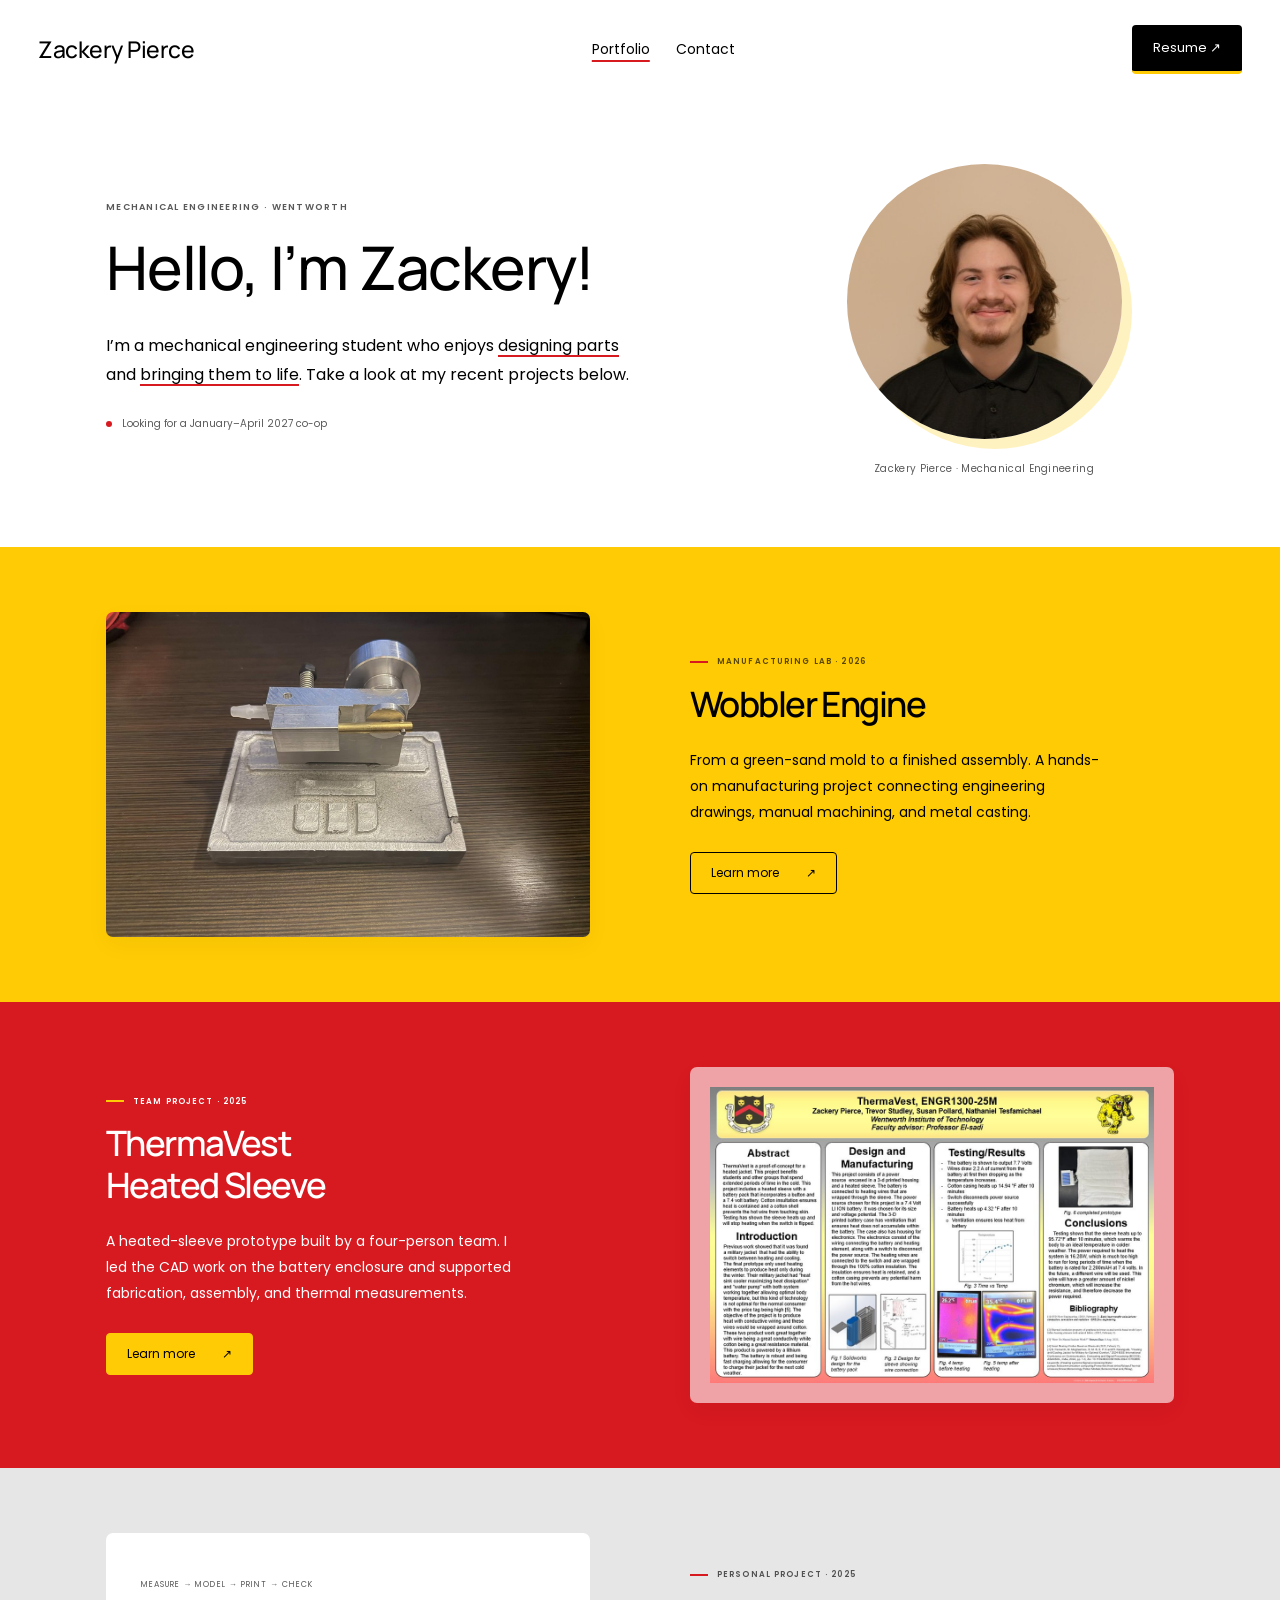
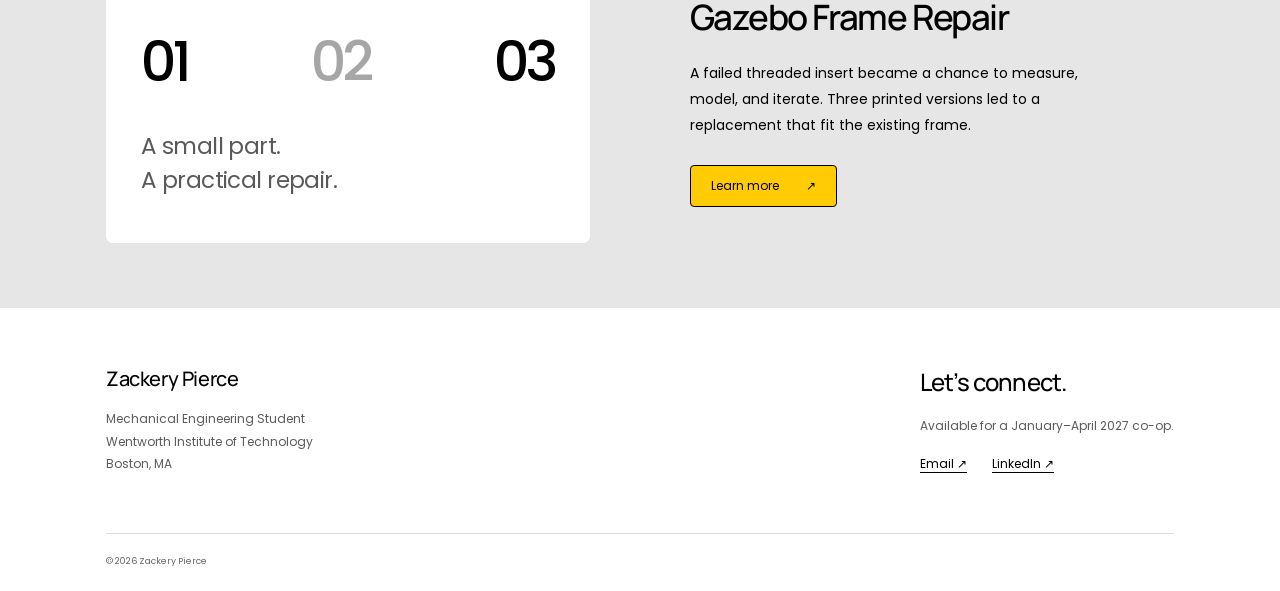
<file: index.html>
<!doctype html><html lang="en"><head><meta charset="utf-8"><meta name="viewport" content="width=device-width,initial-scale=1"><title>Portfolio | Zackery Pierce</title><meta name="description" content="Mechanical engineering portfolio: design, manufacturing, prototyping, and testing projects by Wentworth student Zackery Pierce."><meta name="theme-color" content="#ffcb05"><link rel="stylesheet" href="style.css"></head><body><a class="skip" href="#main">Skip to content</a><header class="site-header"><a class="name" href="index.html">Zackery Pierce</a><nav aria-label="Main navigation"><a href="index.html#projects" aria-current="page">Portfolio</a><a href="index.html#contact">Contact</a></nav><a class="resume-button" href="assets/zackery-pierce-resume.pdf" target="_blank" rel="noopener">Resume ↗</a></header><main id="main"><section class="hero content"><div><p class="eyebrow">MECHANICAL ENGINEERING · WENTWORTH</p><h1>Hello, I’m Zackery!</h1><p class="hero-description">I’m a mechanical engineering student who enjoys <span>designing parts</span> and <span>bringing them to life</span>. Take a look at my recent projects below.</p><p class="co-op"><span></span> Looking for a January–April 2027 co-op</p></div><figure class="hero-photo"><img src="assets/Headshot.jpg" alt="Zackery Pierce" fetchpriority="high"><figcaption>Zackery Pierce · Mechanical Engineering</figcaption></figure></section>
<section id="projects" aria-label="Portfolio projects">
<article class="project-band gold"><div class="content project-row"><a class="project-photo" href="wobbler.html"><img src="assets/IMG_5330.jpg" alt="Completed Wobbler engine mounted on its cast base" loading="lazy"></a><div class="project-copy"><p class="eyebrow">MANUFACTURING LAB · 2026</p><h2>Wobbler Engine</h2><p>From a green-sand mold to a finished assembly. A hands-on manufacturing project connecting engineering drawings, manual machining, and metal casting.</p><a class="learn-more" href="wobbler.html">Learn more <span>↗</span></a></div></div></article>
<article class="project-band cream"><div class="content project-row reverse"><a class="project-photo poster-photo" href="thermavest.html"><img src="assets/thermavest.png" alt="ThermaVest team poster showing the heated sleeve design and thermal measurements" loading="lazy"></a><div class="project-copy"><p class="eyebrow">TEAM PROJECT · 2025</p><h2>ThermaVest<br>Heated Sleeve</h2><p>A heated-sleeve prototype built by a four-person team. I led the CAD work on the battery enclosure and supported fabrication, assembly, and thermal measurements.</p><a class="learn-more" href="thermavest.html">Learn more <span>↗</span></a></div></div></article>
<article class="project-band stone"><div class="content project-row"><div class="iteration-art" aria-label="Three iterations of a replacement part"><p>MEASURE → MODEL → PRINT → CHECK</p><div aria-hidden="true">01 <span>02</span> 03</div><p class="iteration-note">A small part.<br>A practical repair.</p></div><div class="project-copy"><p class="eyebrow">PERSONAL PROJECT · 2025</p><h2>Gazebo Frame Repair</h2><p>A failed threaded insert became a chance to measure, model, and iterate. Three printed versions led to a replacement that fit the existing frame.</p><a class="learn-more" href="gazebo.html">Learn more <span>↗</span></a></div></div></article></section></main><footer id="contact"><div class="footer-inner"><div><a class="footer-name" href="index.html">Zackery Pierce</a><p>Mechanical Engineering Student<br>Wentworth Institute of Technology<br>Boston, MA</p></div><div><h2>Let’s connect.</h2><p>Available for a January–April 2027 co-op.</p><a href="mailto:zackerypierce129@gmail.com">Email ↗</a><a href="https://www.linkedin.com/in/zackery-pierce" target="_blank" rel="noopener">LinkedIn ↗</a></div></div><div class="copyright">© 2026 Zackery Pierce</div></footer></body></html>
</file>
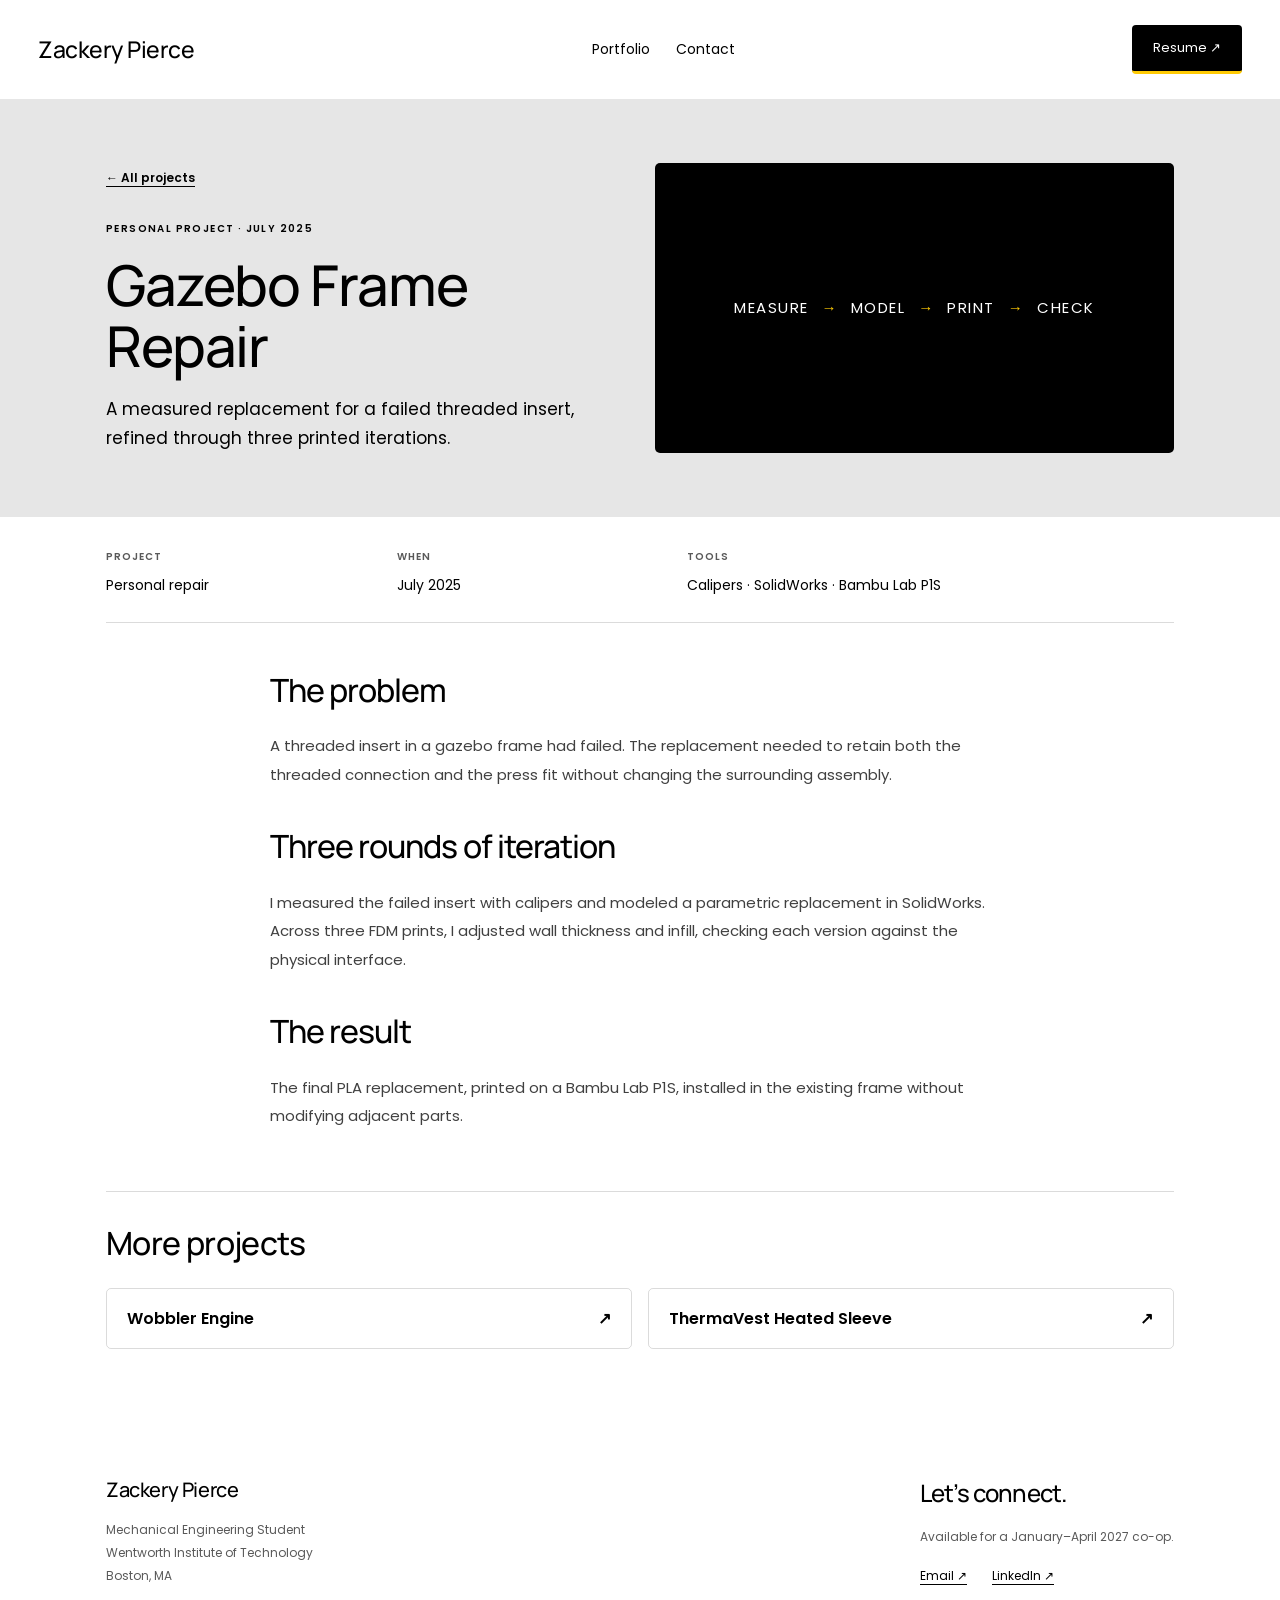
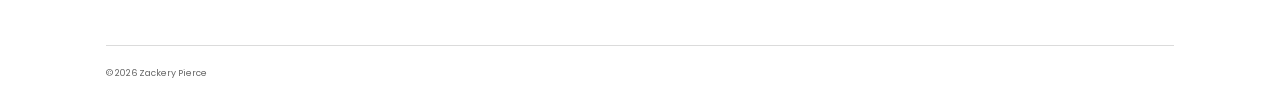
<file: gazebo.html>
<!doctype html><html lang="en"><head><meta charset="utf-8"><meta name="viewport" content="width=device-width,initial-scale=1"><title>Gazebo Frame Repair | Zackery Pierce</title><meta name="description" content="Gazebo Frame Repair — a mechanical engineering project by Zackery Pierce."><meta name="theme-color" content="#ffcb05"><link rel="stylesheet" href="style.css"></head><body><a class="skip" href="#main">Skip to content</a><header class="site-header"><a class="name" href="index.html">Zackery Pierce</a><nav aria-label="Main navigation"><a href="index.html#projects">Portfolio</a><a href="index.html#contact">Contact</a></nav><a class="resume-button" href="assets/zackery-pierce-resume.pdf" target="_blank" rel="noopener">Resume ↗</a></header><main id="main" class="detail detail-gray">
  <section class="detail-hero" aria-labelledby="project-title">
    <div class="content detail-hero-inner">
      <div class="detail-intro">
        <a class="back" href="index.html#projects">← All projects</a><div class="detail-heading"><p class="eyebrow">PERSONAL PROJECT · JULY 2025</p><h1 id="project-title">Gazebo Frame Repair</h1><p>A measured replacement for a failed threaded insert, refined through three printed iterations.</p></div>
      </div>
      <div class="detail-media">
        <div class="repair-cover"><span>MEASURE</span><span>→</span><span>MODEL</span><span>→</span><span>PRINT</span><span>→</span><span>CHECK</span></div>
      </div>
    </div>
  </section>
  <div class="content detail-content">
    <div class="facts"><div><span>PROJECT</span><p>Personal repair</p></div><div><span>WHEN</span><p>July 2025</p></div><div><span>TOOLS</span><p>Calipers · SolidWorks · Bambu Lab P1S</p></div></div><section class="detail-text"><h2>The problem</h2><p>A threaded insert in a gazebo frame had failed. The replacement needed to retain both the threaded connection and the press fit without changing the surrounding assembly.</p><h2>Three rounds of iteration</h2><p>I measured the failed insert with calipers and modeled a parametric replacement in SolidWorks. Across three FDM prints, I adjusted wall thickness and infill, checking each version against the physical interface.</p><h2>The result</h2><p>The final PLA replacement, printed on a Bambu Lab P1S, installed in the existing frame without modifying adjacent parts.</p></section>
    <nav class="detail-project-links" aria-label="More projects">
      <h2>More projects</h2>
      <div class="detail-project-grid">
        <a href="wobbler.html"><span>Wobbler Engine</span><span aria-hidden="true">↗</span></a>
        <a href="thermavest.html"><span>ThermaVest Heated Sleeve</span><span aria-hidden="true">↗</span></a>
      </div>
    </nav>
  </div>
</main><footer id="contact"><div class="footer-inner"><div><a class="footer-name" href="index.html">Zackery Pierce</a><p>Mechanical Engineering Student<br>Wentworth Institute of Technology<br>Boston, MA</p></div><div><h2>Let’s connect.</h2><p>Available for a January–April 2027 co-op.</p><a href="mailto:zackerypierce129@gmail.com">Email ↗</a><a href="https://www.linkedin.com/in/zackery-pierce" target="_blank" rel="noopener">LinkedIn ↗</a></div></div><div class="copyright">© 2026 Zackery Pierce</div></footer>

</body></html>
</file>
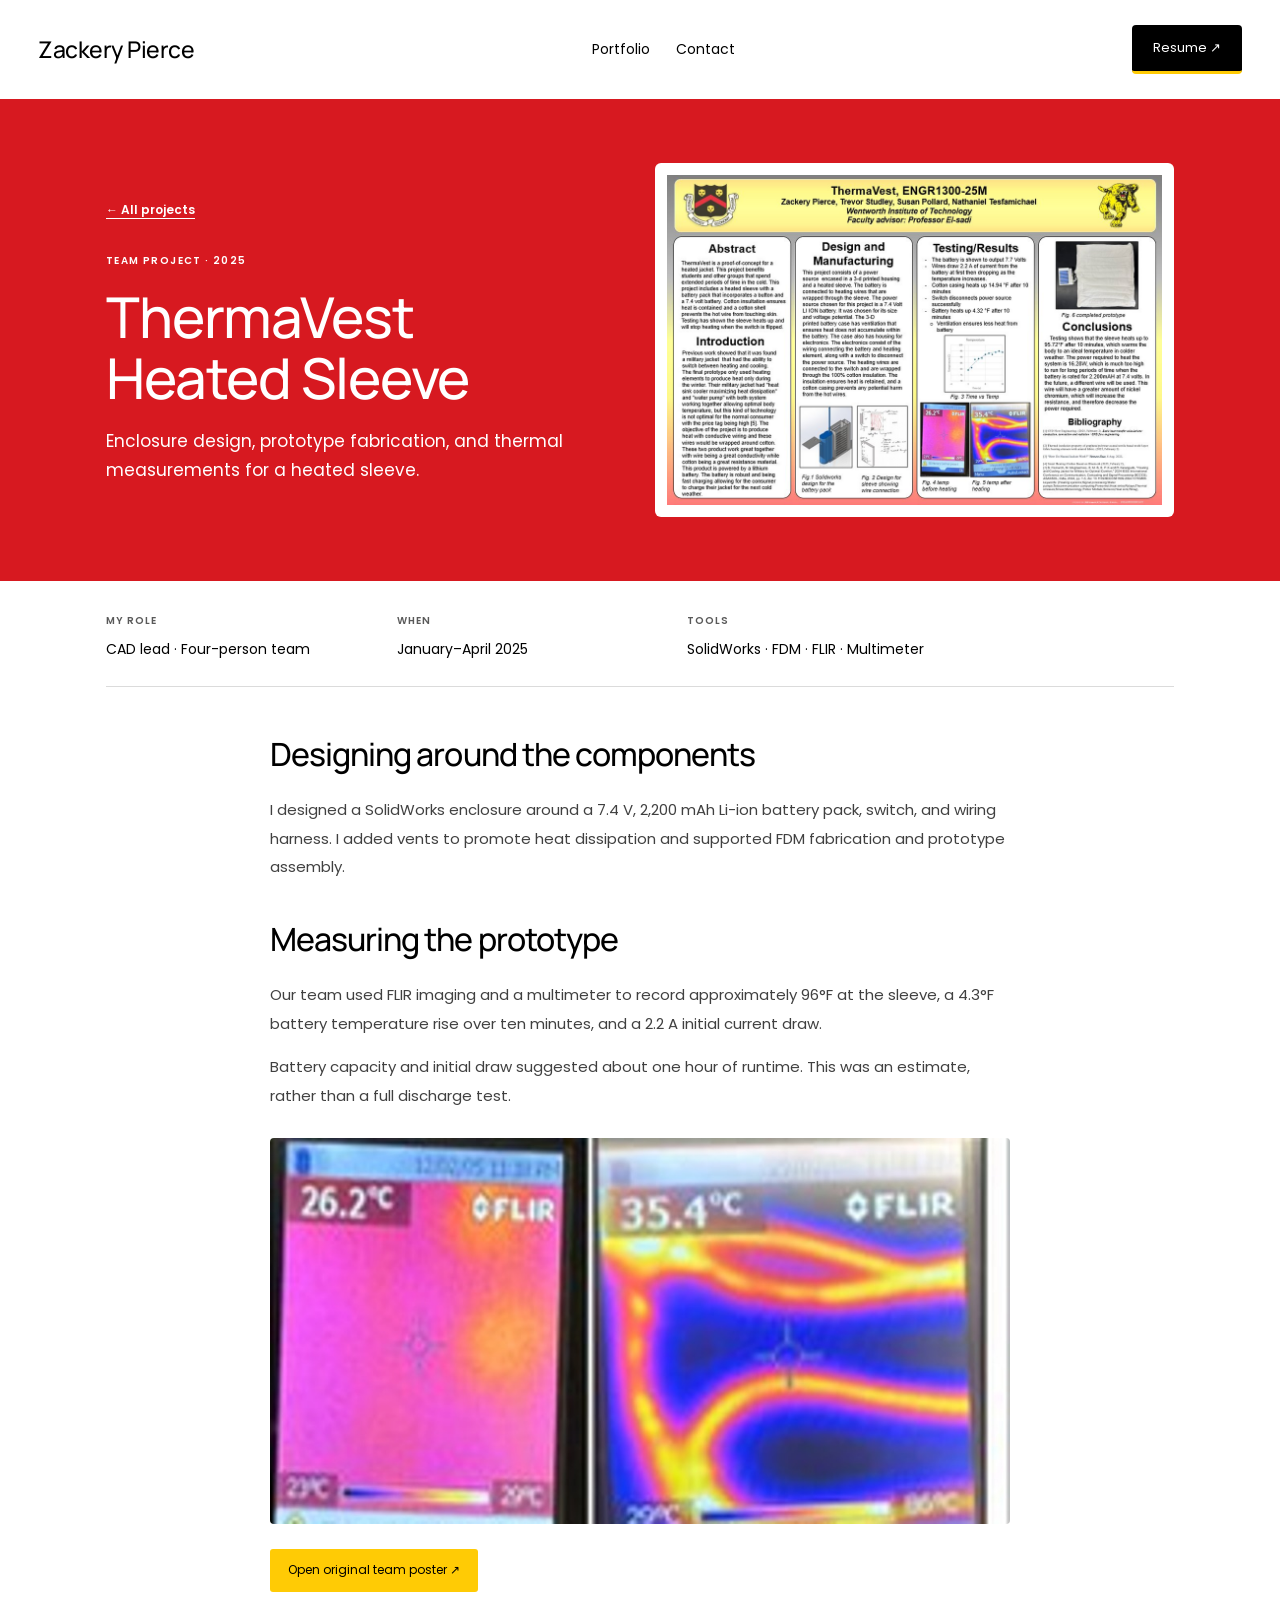
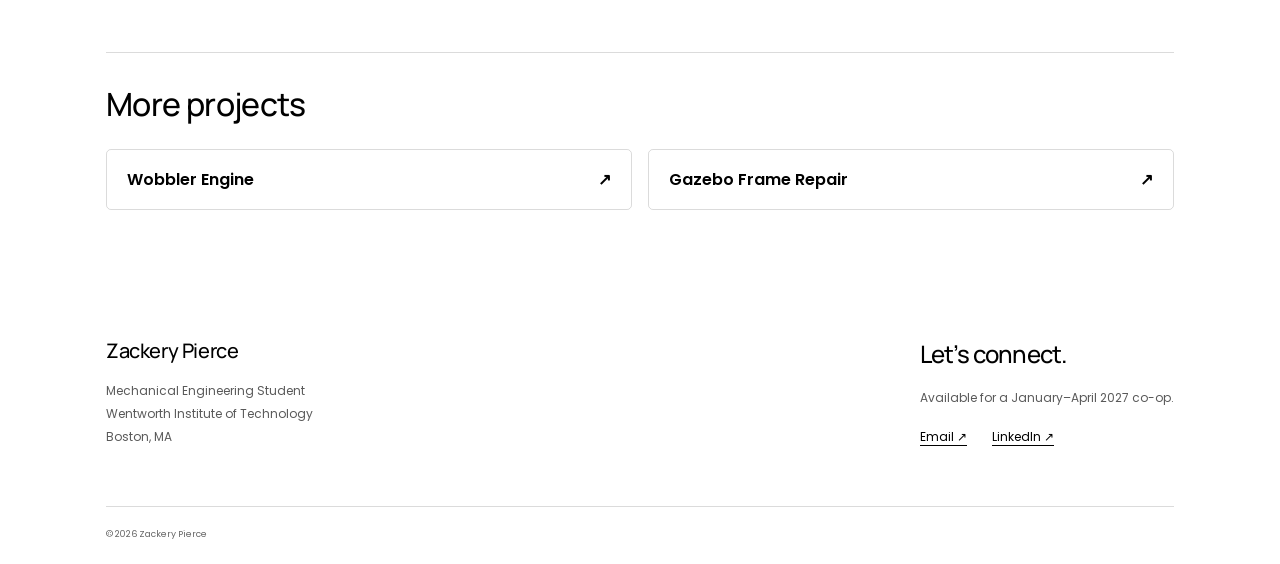
<file: thermavest.html>
<!doctype html><html lang="en"><head><meta charset="utf-8"><meta name="viewport" content="width=device-width,initial-scale=1"><title>ThermaVest Heated Sleeve | Zackery Pierce</title><meta name="description" content="ThermaVest Heated Sleeve — a mechanical engineering project by Zackery Pierce."><meta name="theme-color" content="#ffcb05"><link rel="stylesheet" href="style.css"></head><body><a class="skip" href="#main">Skip to content</a><header class="site-header"><a class="name" href="index.html">Zackery Pierce</a><nav aria-label="Main navigation"><a href="index.html#projects">Portfolio</a><a href="index.html#contact">Contact</a></nav><a class="resume-button" href="assets/zackery-pierce-resume.pdf" target="_blank" rel="noopener">Resume ↗</a></header><main id="main" class="detail detail-red">
  <section class="detail-hero" aria-labelledby="project-title">
    <div class="content detail-hero-inner">
      <div class="detail-intro">
        <a class="back" href="index.html#projects">← All projects</a><div class="detail-heading"><p class="eyebrow">TEAM PROJECT · 2025</p><h1 id="project-title">ThermaVest Heated Sleeve</h1><p>Enclosure design, prototype fabrication, and thermal measurements for a heated sleeve.</p></div>
      </div>
      <div class="detail-media">
        <button class="poster-cover" data-open="poster-dialog" aria-label="Open full ThermaVest project poster"><img src="assets/thermavest.png" alt="Original ThermaVest team poster with CAD design, prototype, and test results"></button>
      </div>
    </div>
  </section>
  <div class="content detail-content">
    <div class="facts"><div><span>MY ROLE</span><p>CAD lead · Four-person team</p></div><div><span>WHEN</span><p>January–April 2025</p></div><div><span>TOOLS</span><p>SolidWorks · FDM · FLIR · Multimeter</p></div></div><section class="detail-text"><h2>Designing around the components</h2><p>I designed a SolidWorks enclosure around a 7.4 V, 2,200 mAh Li-ion battery pack, switch, and wiring harness. I added vents to promote heat dissipation and supported FDM fabrication and prototype assembly.</p><h2>Measuring the prototype</h2><p>Our team used FLIR imaging and a multimeter to record approximately 96°F at the sleeve, a 4.3°F battery temperature rise over ten minutes, and a 2.2 A initial current draw.</p><p>Battery capacity and initial draw suggested about one hour of runtime. This was an estimate, rather than a full discharge test.</p><img class="thermal-detail" src="assets/thermal-testing.jpg" alt="FLIR thermal images of the battery and sleeve from the team poster" loading="lazy"><div class="detail-actions"><button data-open="poster-dialog">Open original team poster ↗</button></div></section>
    <nav class="detail-project-links" aria-label="More projects">
      <h2>More projects</h2>
      <div class="detail-project-grid">
        <a href="wobbler.html"><span>Wobbler Engine</span><span aria-hidden="true">↗</span></a>
        <a href="gazebo.html"><span>Gazebo Frame Repair</span><span aria-hidden="true">↗</span></a>
      </div>
    </nav>
  </div>
</main><footer id="contact"><div class="footer-inner"><div><a class="footer-name" href="index.html">Zackery Pierce</a><p>Mechanical Engineering Student<br>Wentworth Institute of Technology<br>Boston, MA</p></div><div><h2>Let’s connect.</h2><p>Available for a January–April 2027 co-op.</p><a href="mailto:zackerypierce129@gmail.com">Email ↗</a><a href="https://www.linkedin.com/in/zackery-pierce" target="_blank" rel="noopener">LinkedIn ↗</a></div></div><div class="copyright">© 2026 Zackery Pierce</div></footer>
<dialog id="poster-dialog"><div class="dialog-head"><h2>ThermaVest · Team project poster</h2><button class="close" aria-label="Close project poster">×</button></div><img src="assets/thermavest.png" alt="Original ThermaVest team poster: abstract, design and manufacturing, testing, thermal images, and conclusions"><p>Original team poster · Wentworth Institute of Technology · ENGR1300</p><a class="text-link" href="assets/thermavest.png" target="_blank" rel="noopener">Open full-size poster ↗</a></dialog>
<script src="script.js"></script></body></html>
</file>
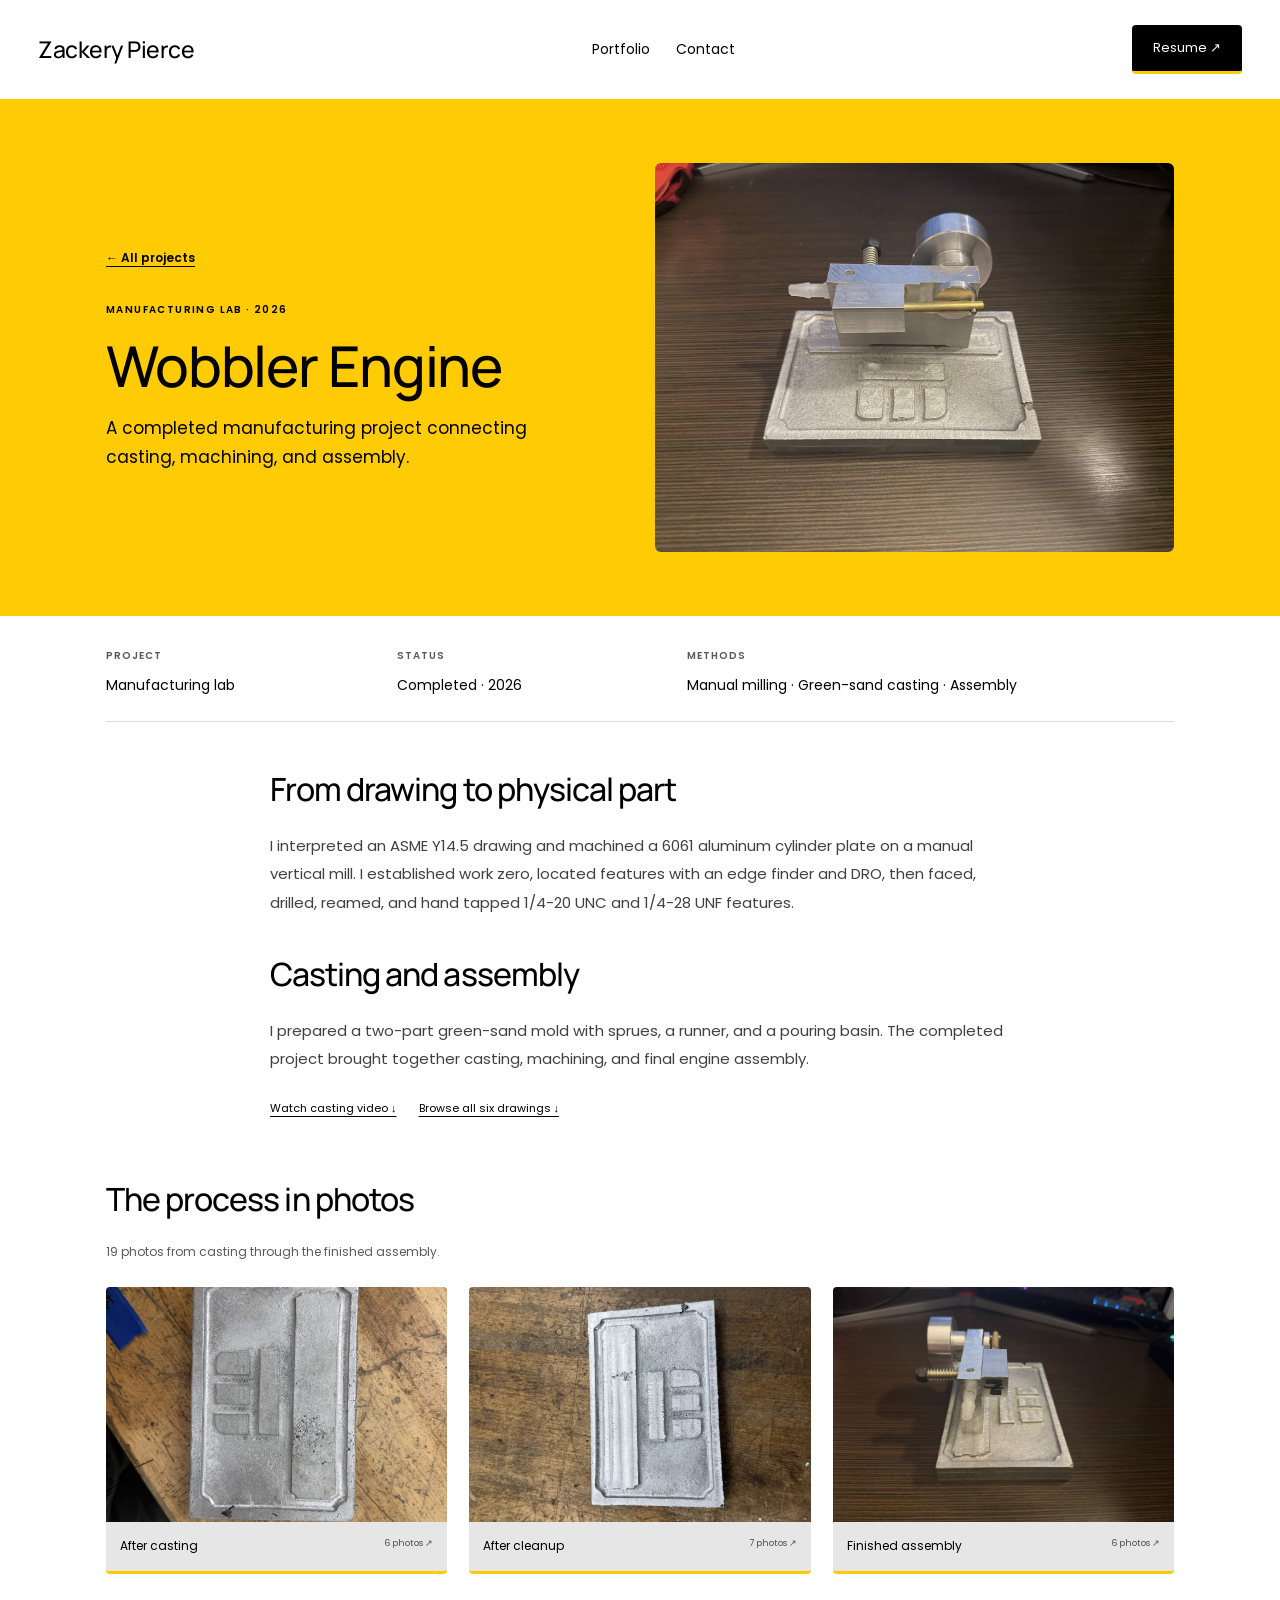
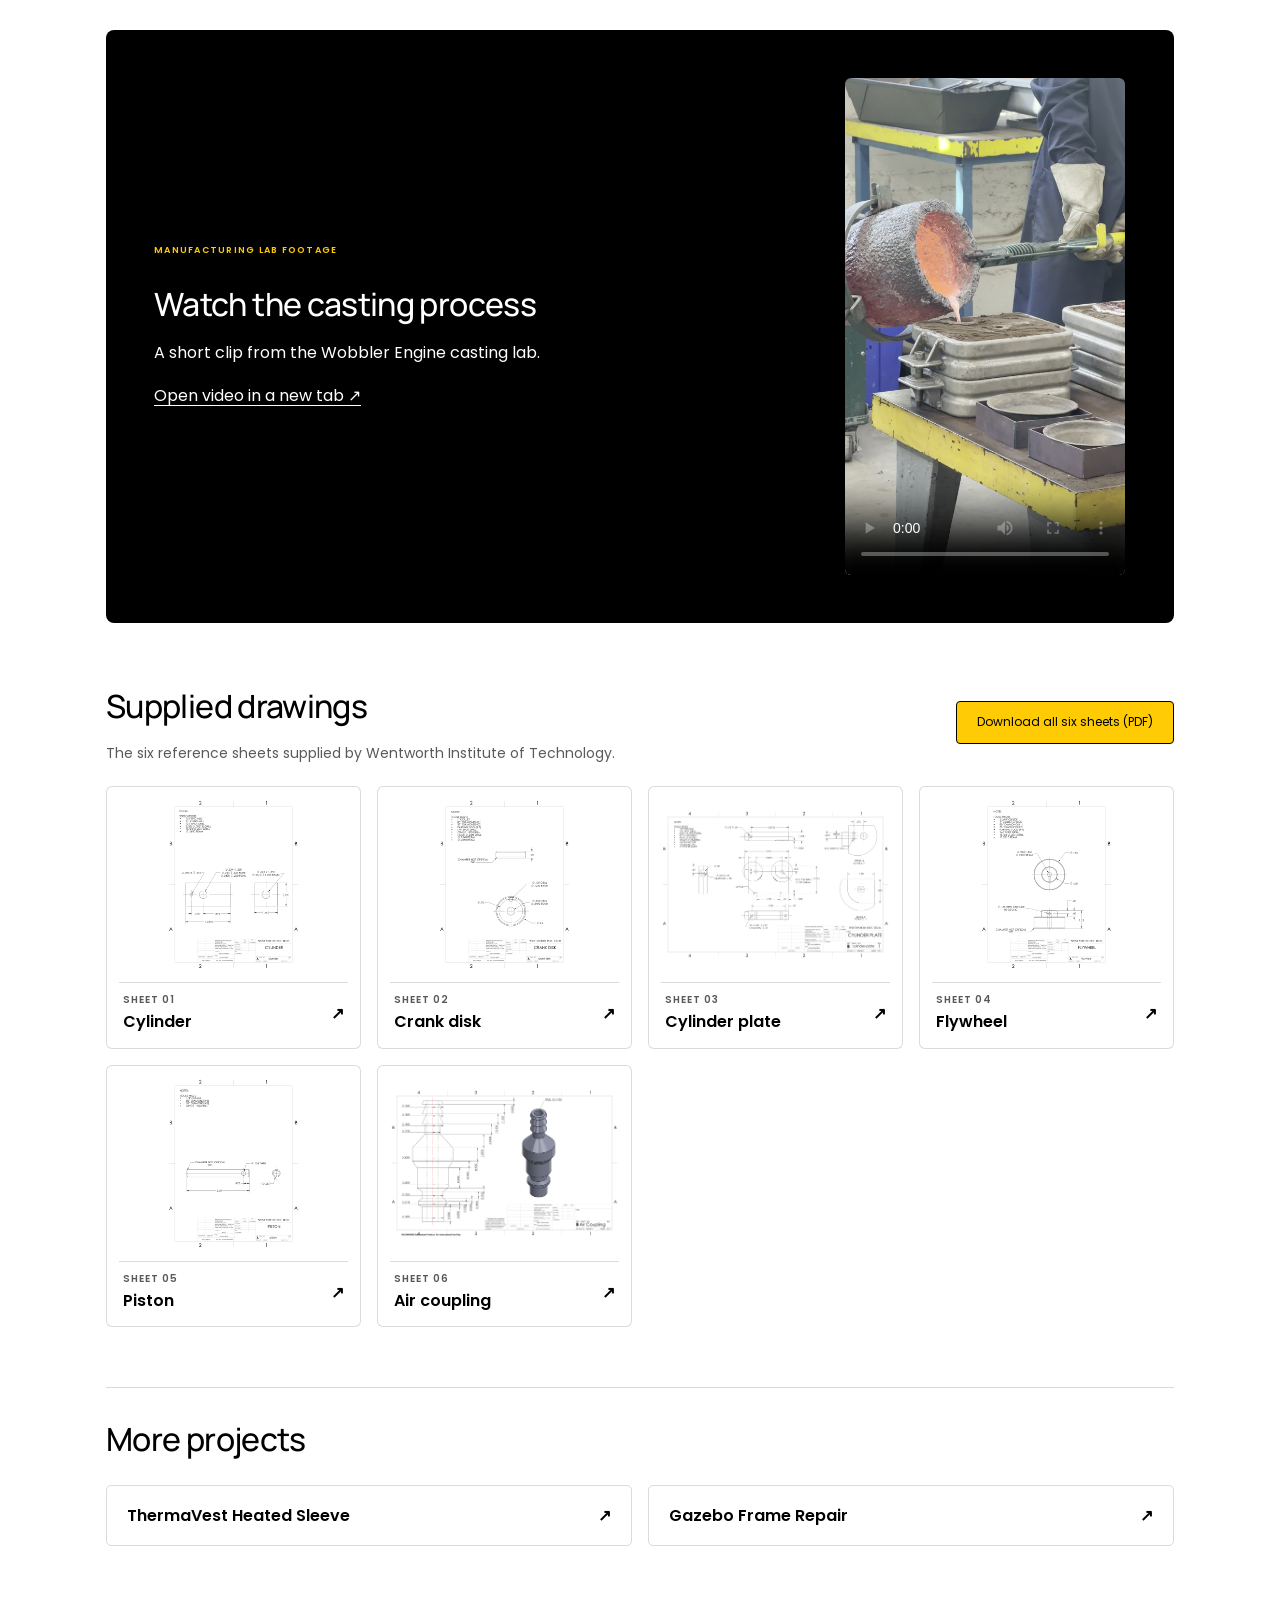
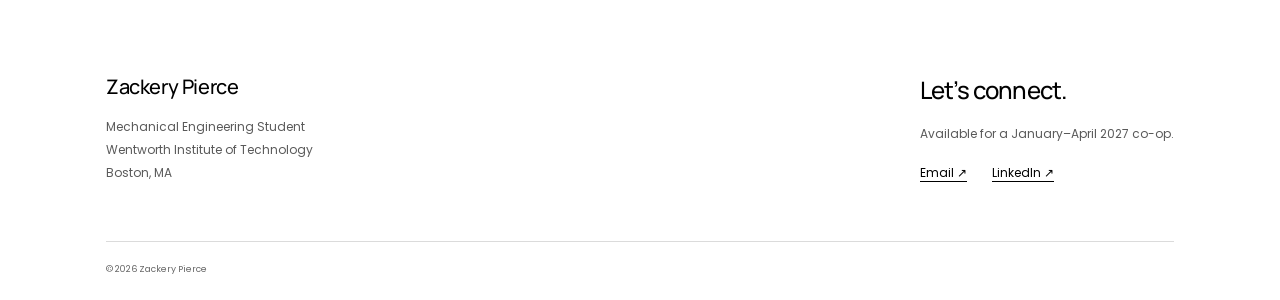
<file: wobbler.html>
<!doctype html><html lang="en"><head><meta charset="utf-8"><meta name="viewport" content="width=device-width,initial-scale=1"><title>Wobbler Engine | Zackery Pierce</title><meta name="description" content="Wobbler Engine — a mechanical engineering project by Zackery Pierce."><meta name="theme-color" content="#ffcb05"><link rel="stylesheet" href="style.css"></head><body><a class="skip" href="#main">Skip to content</a><header class="site-header"><a class="name" href="index.html">Zackery Pierce</a><nav aria-label="Main navigation"><a href="index.html#projects">Portfolio</a><a href="index.html#contact">Contact</a></nav><a class="resume-button" href="assets/zackery-pierce-resume.pdf" target="_blank" rel="noopener">Resume ↗</a></header><main id="main" class="detail detail-gold">
  <section class="detail-hero" aria-labelledby="project-title">
    <div class="content detail-hero-inner">
      <div class="detail-intro">
        <a class="back" href="index.html#projects">← All projects</a><div class="detail-heading"><p class="eyebrow">MANUFACTURING LAB · 2026</p><h1 id="project-title">Wobbler Engine</h1><p>A completed manufacturing project connecting casting, machining, and assembly.</p></div>
      </div>
      <div class="detail-media">
        <img class="detail-cover" src="assets/IMG_5330.jpg" alt="Finished Wobbler engine assembly on its cast base">
      </div>
    </div>
  </section>
  <div class="content detail-content">
    <div class="facts"><div><span>PROJECT</span><p>Manufacturing lab</p></div><div><span>STATUS</span><p>Completed · 2026</p></div><div><span>METHODS</span><p>Manual milling · Green-sand casting · Assembly</p></div></div><section class="detail-text"><h2>From drawing to physical part</h2><p>I interpreted an ASME Y14.5 drawing and machined a 6061 aluminum cylinder plate on a manual vertical mill. I established work zero, located features with an edge finder and DRO, then faced, drilled, reamed, and hand tapped 1/4-20 UNC and 1/4-28 UNF features.</p><h2>Casting and assembly</h2><p>I prepared a two-part green-sand mold with sprues, a runner, and a pouring basin. The completed project brought together casting, machining, and final engine assembly.</p><div class="detail-actions"><a href="#casting-video">Watch casting video ↓</a><a href="#drawings">Browse all six drawings ↓</a></div></section><section class="gallery-section"><h2>The process in photos</h2><p>19 photos from casting through the finished assembly.</p><div class="stage-grid"><button data-open="cast-photos"><img src="assets/IMG_4759.jpg" alt="Cast base before cleanup" loading="lazy"><span>After casting <small>6 photos ↗</small></span></button><button data-open="cleanup-photos"><img src="assets/IMG_4846.jpg" alt="Cast base after cleanup" loading="lazy"><span>After cleanup <small>7 photos ↗</small></span></button><button data-open="finished-photos"><img src="assets/IMG_5333.jpg" alt="Finished Wobbler engine from another angle" loading="lazy"><span>Finished assembly <small>6 photos ↗</small></span></button></div></section>

    <section class="wobbler-casting" id="casting-video" aria-labelledby="casting-title">
      <div>
        <p class="eyebrow">MANUFACTURING LAB FOOTAGE</p>
        <h2 id="casting-title">Watch the casting process</h2>
        <p>A short clip from the Wobbler Engine casting lab.</p>
        <a href="assets/casting-browser.mp4" target="_blank" rel="noopener">Open video in a new tab ↗</a>
      </div>
      <video controls playsinline preload="metadata" poster="assets/casting.jpg" aria-label="Wobbler Engine casting process">
        <source src="assets/casting-browser.mp4" type="video/mp4">
        <a href="assets/casting-browser.mp4">Open the casting video</a>
      </video>
    </section>
    <section class="wobbler-drawings" id="drawings" aria-labelledby="drawings-title">
      <div class="drawings-heading">
        <div>
          <h2 id="drawings-title">Supplied drawings</h2>
          <p>The six reference sheets supplied by Wentworth Institute of Technology.</p>
        </div>
        <a class="learn-more" href="assets/wobbler-blueprints.pdf" download>Download all six sheets (PDF)</a>
      </div>
      <ul class="drawing-grid">
        <li>
          <a href="assets/wobbler-blueprints.pdf#page=1" target="_blank" rel="noopener">
            <img src="assets/wobbler-sheet-1.webp" alt="" loading="lazy">
            <span class="drawing-label"><span><small>SHEET 01</small>Cylinder</span><span aria-hidden="true">↗</span></span>
          </a>
        </li>
        <li>
          <a href="assets/wobbler-blueprints.pdf#page=2" target="_blank" rel="noopener">
            <img src="assets/wobbler-sheet-2.webp" alt="" loading="lazy">
            <span class="drawing-label"><span><small>SHEET 02</small>Crank disk</span><span aria-hidden="true">↗</span></span>
          </a>
        </li>
        <li>
          <a href="assets/wobbler-blueprints.pdf#page=3" target="_blank" rel="noopener">
            <img src="assets/wobbler-sheet-3.webp" alt="" loading="lazy">
            <span class="drawing-label"><span><small>SHEET 03</small>Cylinder plate</span><span aria-hidden="true">↗</span></span>
          </a>
        </li>
        <li>
          <a href="assets/wobbler-blueprints.pdf#page=4" target="_blank" rel="noopener">
            <img src="assets/wobbler-sheet-4.webp" alt="" loading="lazy">
            <span class="drawing-label"><span><small>SHEET 04</small>Flywheel</span><span aria-hidden="true">↗</span></span>
          </a>
        </li>
        <li>
          <a href="assets/wobbler-blueprints.pdf#page=5" target="_blank" rel="noopener">
            <img src="assets/wobbler-sheet-5.webp" alt="" loading="lazy">
            <span class="drawing-label"><span><small>SHEET 05</small>Piston</span><span aria-hidden="true">↗</span></span>
          </a>
        </li>
        <li>
          <a href="assets/wobbler-blueprints.pdf#page=6" target="_blank" rel="noopener">
            <img src="assets/wobbler-sheet-6.webp" alt="" loading="lazy">
            <span class="drawing-label"><span><small>SHEET 06</small>Air coupling</span><span aria-hidden="true">↗</span></span>
          </a>
        </li>
      </ul>
    </section>
    <nav class="detail-project-links" aria-label="More projects">
      <h2>More projects</h2>
      <div class="detail-project-grid">
        <a href="thermavest.html"><span>ThermaVest Heated Sleeve</span><span aria-hidden="true">↗</span></a>
        <a href="gazebo.html"><span>Gazebo Frame Repair</span><span aria-hidden="true">↗</span></a>
      </div>
    </nav>
  </div>
</main><footer id="contact"><div class="footer-inner"><div><a class="footer-name" href="index.html">Zackery Pierce</a><p>Mechanical Engineering Student<br>Wentworth Institute of Technology<br>Boston, MA</p></div><div><h2>Let’s connect.</h2><p>Available for a January–April 2027 co-op.</p><a href="mailto:zackerypierce129@gmail.com">Email ↗</a><a href="https://www.linkedin.com/in/zackery-pierce" target="_blank" rel="noopener">LinkedIn ↗</a></div></div><div class="copyright">© 2026 Zackery Pierce</div></footer>

<dialog id="cast-photos" class="photo-dialog"><div class="dialog-head"><h2>Wobbler · After casting</h2><button class="close" aria-label="Close after casting photos">×</button></div><div class="photo-grid"><a href="assets/IMG_4759.jpg" target="_blank" rel="noopener"><img src="assets/IMG_4759.jpg" alt="Cast base before cleanup, view 1" loading="lazy"><span>View 1 · Open full size ↗</span></a><a href="assets/IMG_4760.jpg" target="_blank" rel="noopener"><img src="assets/IMG_4760.jpg" alt="Cast base before cleanup, view 2" loading="lazy"><span>View 2 · Open full size ↗</span></a><a href="assets/IMG_4761.jpg" target="_blank" rel="noopener"><img src="assets/IMG_4761.jpg" alt="Cast base before cleanup, view 3" loading="lazy"><span>View 3 · Open full size ↗</span></a><a href="assets/IMG_4762.jpg" target="_blank" rel="noopener"><img src="assets/IMG_4762.jpg" alt="Cast base before cleanup, view 4" loading="lazy"><span>View 4 · Open full size ↗</span></a><a href="assets/IMG_4763.jpg" target="_blank" rel="noopener"><img src="assets/IMG_4763.jpg" alt="Cast base before cleanup, view 5" loading="lazy"><span>View 5 · Open full size ↗</span></a><a href="assets/IMG_4764.jpg" target="_blank" rel="noopener"><img src="assets/IMG_4764.jpg" alt="Cast base before cleanup, view 6" loading="lazy"><span>View 6 · Open full size ↗</span></a></div></dialog><dialog id="cleanup-photos" class="photo-dialog"><div class="dialog-head"><h2>Wobbler · After cleanup</h2><button class="close" aria-label="Close after cleanup photos">×</button></div><div class="photo-grid"><a href="assets/IMG_4846.jpg" target="_blank" rel="noopener"><img src="assets/IMG_4846.jpg" alt="Cast base after cleanup, view 1" loading="lazy"><span>View 1 · Open full size ↗</span></a><a href="assets/IMG_4847.jpg" target="_blank" rel="noopener"><img src="assets/IMG_4847.jpg" alt="Cast base after cleanup, view 2" loading="lazy"><span>View 2 · Open full size ↗</span></a><a href="assets/IMG_4848.jpg" target="_blank" rel="noopener"><img src="assets/IMG_4848.jpg" alt="Cast base after cleanup, view 3" loading="lazy"><span>View 3 · Open full size ↗</span></a><a href="assets/IMG_4849.jpg" target="_blank" rel="noopener"><img src="assets/IMG_4849.jpg" alt="Cast base after cleanup, view 4" loading="lazy"><span>View 4 · Open full size ↗</span></a><a href="assets/IMG_4850.jpg" target="_blank" rel="noopener"><img src="assets/IMG_4850.jpg" alt="Cast base after cleanup, view 5" loading="lazy"><span>View 5 · Open full size ↗</span></a><a href="assets/IMG_4851.jpg" target="_blank" rel="noopener"><img src="assets/IMG_4851.jpg" alt="Cast base after cleanup, view 6" loading="lazy"><span>View 6 · Open full size ↗</span></a><a href="assets/IMG_4852.jpg" target="_blank" rel="noopener"><img src="assets/IMG_4852.jpg" alt="Cast base after cleanup, view 7" loading="lazy"><span>View 7 · Open full size ↗</span></a></div></dialog><dialog id="finished-photos" class="photo-dialog"><div class="dialog-head"><h2>Wobbler · Finished assembly</h2><button class="close" aria-label="Close finished assembly photos">×</button></div><div class="photo-grid"><a href="assets/IMG_5330.jpg" target="_blank" rel="noopener"><img src="assets/IMG_5330.jpg" alt="Completed Wobbler engine and components, view 1" loading="lazy"><span>View 1 · Open full size ↗</span></a><a href="assets/IMG_5331.jpg" target="_blank" rel="noopener"><img src="assets/IMG_5331.jpg" alt="Completed Wobbler engine and components, view 2" loading="lazy"><span>View 2 · Open full size ↗</span></a><a href="assets/IMG_5333.jpg" target="_blank" rel="noopener"><img src="assets/IMG_5333.jpg" alt="Completed Wobbler engine and components, view 3" loading="lazy"><span>View 3 · Open full size ↗</span></a><a href="assets/IMG_5334.jpg" target="_blank" rel="noopener"><img src="assets/IMG_5334.jpg" alt="Completed Wobbler engine and components, view 4" loading="lazy"><span>View 4 · Open full size ↗</span></a><a href="assets/IMG_5335.jpg" target="_blank" rel="noopener"><img src="assets/IMG_5335.jpg" alt="Completed Wobbler engine and components, view 5" loading="lazy"><span>View 5 · Open full size ↗</span></a><a href="assets/IMG_5336.jpg" target="_blank" rel="noopener"><img src="assets/IMG_5336.jpg" alt="Completed Wobbler engine and components, view 6" loading="lazy"><span>View 6 · Open full size ↗</span></a></div></dialog><script src="script.js"></script></body></html>
</file>
<file: style.css>
@import url('https://fonts.googleapis.com/css2?family=Manrope:wght@400;500;600;700&family=Poppins:wght@400;500;600;700&display=swap');
:root{--paper:#ffffff;--ink:#000000;--muted:rgb(0 0 0 / 65%);--gold:#ffcb05;--line:rgb(0 0 0 / 14%);--cream:#d71920;--stone:#e6e6e6}*{box-sizing:border-box}html{scroll-behavior:smooth;scroll-padding-top:24px}body{margin:0;background:var(--paper);color:var(--ink);font:16px/1.7 'Poppins',sans-serif}a{color:inherit;text-decoration:none}a:hover{text-decoration:underline;text-underline-offset:5px}button{font:inherit;color:inherit;cursor:pointer}a:focus-visible,button:focus-visible{outline:3px solid #d71920;outline-offset:5px}img{max-width:100%;display:block}.content{max-width:1160px;margin:auto;padding:0 46px}.site-header{padding:25px 38px;display:flex;align-items:center;justify-content:space-between;gap:30px}.name{font-size:23px;font-weight:550;letter-spacing:-.045em}.site-header nav{display:flex;gap:26px;font-size:14px}.site-header nav a[aria-current]{text-decoration:underline;text-underline-offset:6px}.resume-button{padding:12px 21px;background:var(--ink);color:var(--paper);border-radius:4px;font-size:13px}.resume-button:hover{background:#d71920;text-decoration:none}.hero{display:grid;grid-template-columns:1.6fr 1fr;align-items:center;gap:80px;padding-top:65px;padding-bottom:70px;min-height:430px}.eyebrow{font-size:9px;font-weight:600;letter-spacing:.14em;margin:0 0 18px;color:rgb(0 0 0 / 65%)}h1,h2,h3,p,figure{margin-top:0}h1{font-size:clamp(38px,4.7vw,61px);font-weight:500;letter-spacing:-.055em;line-height:1.15;margin-bottom:30px}.hero-description{font-size:16px;max-width:540px;line-height:1.8}.hero-description span{text-decoration:underline;text-decoration-color:var(--gold);text-decoration-thickness:2px;text-underline-offset:4px}.co-op{font-size:10px;color:var(--muted);margin-top:25px}.co-op span{display:inline-block;width:6px;height:6px;border-radius:50%;background:var(--gold);margin-right:7px}.hero-photo{margin:0;justify-self:center}.hero-photo img{width:275px;height:275px;border-radius:50%;object-fit:cover;object-position:center;box-shadow:10px 10px 0 color-mix(in srgb, #ffcb05 25%, #ffffff)}.hero-photo figcaption{text-align:center;font-size:10px;color:var(--muted);margin-top:21px;letter-spacing:.03em}.project-band{padding:65px 0}.gold{background:var(--gold)}.cream{background:var(--cream)}.stone{background:var(--stone)}.project-row{display:grid;grid-template-columns:1fr 1fr;gap:100px;align-items:center}.project-photo{border-radius:7px;overflow:hidden;box-shadow:0 8px 25px rgb(0 0 0 / 4%)}.project-photo img{height:325px;width:100%;object-fit:cover}.poster-photo{padding:20px;background:rgb(255 255 255 / 60%)}.poster-photo img{height:auto;max-height:325px;object-fit:contain}.project-copy h2{font-size:35px;font-weight:550;letter-spacing:-.045em;line-height:1.2;margin-bottom:23px}.project-copy>p:not(.eyebrow){font-size:14px;line-height:1.85;max-width:420px}.project-copy .eyebrow{font-size:8px;margin-bottom:14px}.learn-more{display:inline-flex;align-items:center;gap:27px;border:1px solid #000000;border-radius:4px;padding:10px 20px;font-size:12px;margin-top:12px}.learn-more:hover{background:#000000;color:#ffffff;text-decoration:none}.reverse .project-photo{order:2}.iteration-art{min-height:310px;background:#ffffff;border-radius:7px;padding:35px;display:flex;flex-direction:column;justify-content:center;color:rgb(0 0 0 / 65%)}.iteration-art>p:first-child{font-size:8px;letter-spacing:.13em;margin-bottom:24px}.iteration-art>div{font-size:55px;font-weight:450;letter-spacing:-.06em;display:flex;justify-content:space-between;color:#000000}.iteration-art>div span{color:rgb(0 0 0 / 35%)}.iteration-art .iteration-note{font-size:23px;letter-spacing:-.025em;line-height:1.5;margin:20px 0 0}footer{background:#ffffff;padding:54px 46px 22px}.footer-inner{max-width:1068px;margin:auto;display:flex;justify-content:space-between;gap:50px}.footer-name{font-size:20px;letter-spacing:-.03em;font-weight:550}.footer-inner p{font-size:12px;color:var(--muted);line-height:1.9;margin:12px 0}.footer-inner h2{font-size:24px;letter-spacing:-.035em;font-weight:500;margin-bottom:12px}.footer-inner>div:last-child>a{font-size:12px;text-decoration:underline;text-underline-offset:4px;margin-right:25px}.copyright{max-width:1068px;margin:45px auto 0;padding-top:20px;border-top:1px solid var(--line);font-size:9px;color:rgb(0 0 0 / 60%)}.detail{padding:35px 0 70px}.back{font-size:12px;color:var(--muted)}.detail-heading{padding:45px 0 36px;max-width:760px}.detail-heading h1{margin-bottom:18px;font-size:48px}.detail-heading>p:last-child{font-size:17px;color:var(--muted);margin:0}.detail-cover{width:100%;height:470px;object-fit:contain;background:color-mix(in srgb, #ffcb05 5%, #ffffff);border-radius:6px}.facts{display:grid;grid-template-columns:1fr 1fr 1.8fr;gap:25px;padding:25px 0;border-bottom:1px solid var(--line);margin-bottom:40px}.facts span{font-size:9px;letter-spacing:.1em;color:var(--muted)}.facts p{font-size:12px;margin:6px 0 0}.detail-text{max-width:740px;margin:0 auto}.detail-text h2,.gallery-section h2{font-size:25px;font-weight:500;letter-spacing:-.03em;margin:30px 0 15px}.detail-text p{font-size:14px;color:rgb(0 0 0 / 75%);line-height:1.9}.detail-actions{display:flex;align-items:center;gap:22px;flex-wrap:wrap;margin:25px 0}.detail-actions button{background:var(--gold);border:0;border-radius:3px;padding:11px 18px;font-size:12px}.detail-actions a{font-size:11px;text-decoration:underline;text-underline-offset:4px}.gallery-section{margin-top:55px}.gallery-section>p{font-size:12px;color:var(--muted)}.stage-grid{display:grid;grid-template-columns:repeat(3,1fr);gap:22px;margin-top:25px}.stage-grid button{padding:0;border:0;background:color-mix(in srgb, #ffcb05 8%, #ffffff);border-radius:4px;overflow:hidden;text-align:left}.stage-grid img{height:235px;width:100%;object-fit:cover}.stage-grid button>span{display:flex;justify-content:space-between;padding:14px;font-size:12px}.stage-grid small{font-size:9px;color:var(--muted)}.poster-cover{display:block;width:100%;padding:25px;border:0;border-radius:6px;background:color-mix(in srgb, #ffcb05 10%, #ffffff)}.poster-cover img{max-height:590px;width:auto;margin:auto}.thermal-detail{margin-top:28px;width:100%;border-radius:4px}.repair-cover{background:color-mix(in srgb, #ffcb05 15%, #ffffff);min-height:220px;display:flex;align-items:center;justify-content:center;gap:24px;font-size:14px;letter-spacing:.1em;border-radius:5px}.repair-cover span:nth-child(even){color:#d71920}dialog{border:0;border-radius:6px;padding:24px;background:var(--paper);max-width:min(1050px,94vw);max-height:92vh;color:var(--ink)}dialog::backdrop{background:rgb(0 0 0 / 80%);backdrop-filter:blur(4px)}.dialog-head{display:flex;justify-content:space-between;align-items:center;gap:25px;margin-bottom:20px}.dialog-head h2{font-size:20px;font-weight:500;margin:0}.close{border:1px solid rgb(0 0 0 / 30%);background:none;border-radius:50%;width:32px;height:32px;font-size:23px;line-height:1}dialog video{display:block;max-width:100%;max-height:65vh;margin:auto}dialog>img{max-height:70vh;width:auto;margin:auto}dialog>p{font-size:11px;margin:15px 0}.text-link{font-size:12px;text-decoration:underline}.photo-grid{display:grid;grid-template-columns:1fr 1fr;gap:20px}.photo-grid img{width:100%;max-height:450px;object-fit:contain;background:color-mix(in srgb, #ffcb05 5%, #ffffff)}.photo-grid span{display:block;font-size:10px;padding-top:8px}.photo-dialog{width:1000px}.photo-dialog .dialog-head{position:sticky;top:-24px;background:var(--paper);padding:14px 0;z-index:1}.skip{position:absolute;left:12px;top:-100px;background:white;padding:8px;z-index:10}.skip:focus{top:10px}@media(min-width:1500px){.site-header{max-width:1500px;margin:auto;padding-left:65px;padding-right:65px}}@media(max-width:900px){.hero{gap:40px}.hero-photo img{width:230px;height:230px}.project-row{gap:50px}.project-copy h2{font-size:30px}.project-photo img{height:300px}.poster-photo img{height:auto}.content{padding:0 30px}.hero{padding-top:55px;padding-bottom:60px}.iteration-art{padding:25px}.iteration-art>div{font-size:45px}}@media(max-width:640px){.site-header{padding:20px;gap:16px;flex-wrap:wrap}.name{font-size:19px}.site-header nav{font-size:11px;gap:15px;order:3;width:100%;justify-content:center;margin-top:3px}.resume-button{font-size:11px;padding:8px 14px}.content{padding-left:24px;padding-right:24px}.hero{grid-template-columns:1fr;gap:30px;padding-top:40px;padding-bottom:45px}.hero h1{font-size:39px;margin-bottom:23px}.eyebrow{font-size:8px}.hero-description{font-size:14px}.hero-photo img{width:210px;height:210px}.hero-photo figcaption{margin-top:18px}.project-band{padding:38px 0}.project-row{grid-template-columns:1fr;gap:28px}.reverse .project-photo{order:0}.project-photo img{height:270px}.poster-photo img{height:auto}.project-copy h2{font-size:30px;margin-bottom:18px}.project-copy h2 br{display:none}.project-copy>p:not(.eyebrow){font-size:14px}.learn-more{margin-top:8px}.iteration-art{min-height:240px;padding:28px}.iteration-art>div{font-size:55px;max-width:320px}.iteration-art .iteration-note{font-size:22px}.iteration-art .iteration-note br{display:none}footer{padding:35px 24px 20px}.footer-inner{display:block}.footer-inner>div+div{margin-top:30px}.copyright{margin-top:30px}.detail{padding-top:20px}.detail-heading{padding:32px 0}.detail-heading h1{font-size:37px}.detail-heading>p:last-child{font-size:15px}.detail-cover{height:310px}.facts{grid-template-columns:1fr 1fr;gap:20px}.facts>div:last-child{grid-column:1/-1}.detail-text h2,.gallery-section h2{font-size:23px}.stage-grid{grid-template-columns:1fr}.stage-grid img{height:260px}.poster-cover{padding:10px}.repair-cover{padding:25px;gap:12px;flex-wrap:wrap;min-height:180px;font-size:12px}.photo-grid{grid-template-columns:1fr}.dialog-head h2{font-size:16px}}@media(prefers-reduced-motion:reduce){html{scroll-behavior:auto}}

/* Wentworth Gold #FFCB05 and Black #000000; project bands use yellow, red, and gray.
   Source: https://wit.edu/sites/default/files/2022-12/2023_Brand-Identity-Guide_v2_External.pdf
   Reference typography: Manrope headings, Poppins body. */
h1,h2,h3,.name,.footer-name{font-family:'Manrope',sans-serif;font-weight:500;letter-spacing:-.02em}
.resume-button{border-bottom:3px solid var(--gold)}
.learn-more{border-color:var(--ink);background:var(--gold);color:var(--ink)}
.learn-more:hover{background:var(--ink);color:var(--gold)}
a:focus-visible,button:focus-visible{outline-color:#d71920}
.hero-photo figcaption,.eyebrow,.co-op{color:var(--muted)}

/* Crest palette: black, white, Wentworth gold, and red. Project bands use yellow, red, and gray. */
:root{--red:#d71920}
.hero-description span{text-decoration-color:var(--red)}
.co-op span{background:var(--red)}
.site-header nav a[aria-current]{text-decoration-color:var(--red);text-decoration-thickness:2px}
.project-copy .eyebrow::before{content:'';display:inline-block;width:18px;height:2px;vertical-align:middle;margin-right:9px;background:var(--red)}
.detail-actions button:hover{background:var(--ink);color:var(--gold)}
.back:hover,.footer-inner>div:last-child>a:hover{color:var(--red)}

/* Project sequence: Wentworth gold, crest red, neutral gray. */
.project-band.cream{color:#ffffff}
.project-band.cream .project-copy .eyebrow{color:#ffffff}
.project-band.cream .project-copy .eyebrow::before{background:var(--gold)}
.project-band.cream .learn-more{color:#000000;background:var(--gold);border-color:var(--gold)}
.project-band.cream .learn-more:hover{color:#ffffff;background:#000000;border-color:#000000}
.project-band.cream a:focus-visible{outline-color:#ffffff}

/* Project pages carry the same section colors as their homepage cards. */
.detail-gold {
  --project-color: var(--gold);
}

.detail-red {
  --project-color: var(--red);
  --project-ink: #ffffff;
}

.detail-gray {
  --project-color: var(--stone);
}

.detail {
  padding-top: 0;
}

.detail-hero {
  background: var(--project-color);
  color: var(--project-ink, var(--ink));
}

.detail-hero-inner {
  display: grid;
  grid-template-columns: minmax(0, 1fr) minmax(0, 1.1fr);
  align-items: center;
  gap: clamp(30px, 6vw, 84px);
  padding-top: clamp(34px, 5vw, 70px);
  padding-bottom: clamp(34px, 5vw, 70px);
}

.detail-intro .back,
.detail-intro .eyebrow,
.detail-heading > p:last-child {
  color: inherit;
}

.detail-intro .back {
  display: inline-block;
  font-weight: 600;
  text-decoration: underline;
  text-underline-offset: 4px;
}

.detail-red .back:focus-visible,
.detail-red .poster-cover:focus-visible {
  outline-color: #ffffff;
}

.detail-intro .detail-heading {
  padding: 30px 0 0;
}

.detail-heading .eyebrow {
  font-size: 10px;
}

.detail-heading h1 {
  font-size: clamp(36px, 4.4vw, 58px);
  line-height: 1.08;
}

.detail-media .detail-cover {
  height: auto;
  aspect-ratio: 4 / 3;
  object-fit: cover;
}

.detail-media .poster-cover {
  background: #ffffff;
  padding: 12px;
}

.detail-media .poster-cover img {
  width: 100%;
  height: auto;
}

.detail-media .repair-cover {
  background: var(--ink);
  color: #ffffff;
  min-height: clamp(180px, 23vw, 290px);
  padding: 24px;
  gap: clamp(8px, 1vw, 16px);
  flex-wrap: wrap;
  font-size: clamp(10px, 1.2vw, 15px);
}

.detail-media .repair-cover span:nth-child(even) {
  color: var(--gold);
}

.detail-content .facts {
  gap: 20px;
  padding: 24px 0;
}

.detail-content .facts span {
  font-size: 10px;
  font-weight: 600;
}

.detail-content .facts p {
  font-size: 14px;
}

.detail-content .detail-text h2,
.detail-content .gallery-section h2,
.detail-project-links h2 {
  font-size: clamp(24px, 3vw, 32px);
}

.detail-content .detail-text p {
  font-size: 15px;
}

.detail-content .stage-grid button {
  background: var(--stone);
  border-bottom: 3px solid var(--gold);
}

.detail-content .stage-grid button:hover > span {
  text-decoration: underline;
  text-underline-offset: 4px;
}

.detail-project-links {
  margin-top: 60px;
  padding-top: 24px;
  border-top: 1px solid var(--line);
}

.detail-project-links h2 {
  margin-bottom: 18px;
}

.detail-project-grid {
  display: grid;
  grid-template-columns: repeat(2, minmax(0, 1fr));
  gap: 16px;
}

.detail-project-grid a {
  display: flex;
  justify-content: space-between;
  align-items: center;
  gap: 12px;
  padding: 16px 20px;
  border: 1px solid var(--line);
  border-radius: 5px;
  font-weight: 600;
}

.detail-project-grid a:hover {
  background: var(--stone);
}

@media (max-width: 720px) {
  .detail-hero-inner {
    grid-template-columns: minmax(0, 1fr);
    gap: 24px;
  }

  .detail-intro .detail-heading {
    padding-top: 24px;
  }

  .detail-project-grid {
    grid-template-columns: minmax(0, 1fr);
  }
}

/* Wobbler video and source drawings */
.wobbler-casting,
.wobbler-drawings {
  margin-top: 56px;
}

.wobbler-casting {
  display: grid;
  grid-template-columns: minmax(0, 1fr) auto;
  align-items: center;
  gap: 32px;
  padding: clamp(22px, 4vw, 48px);
  border-radius: 8px;
  background: var(--ink);
  color: #ffffff;
}

.wobbler-casting .eyebrow {
  color: var(--gold);
}

.wobbler-casting a {
  text-decoration: underline;
  text-underline-offset: 4px;
}

.wobbler-casting video {
  display: block;
  width: min(280px, 100%);
  max-height: 500px;
  aspect-ratio: 9 / 16;
  object-fit: contain;
  border-radius: 6px;
  background: #000000;
}

.drawings-heading {
  display: flex;
  flex-wrap: wrap;
  align-items: center;
  justify-content: space-between;
  gap: 12px 24px;
  margin-bottom: 20px;
}

.wobbler-casting h2,
.wobbler-drawings h2 {
  margin-bottom: 8px;
  font-size: clamp(24px, 3vw, 32px);
}

.drawings-heading p {
  margin: 0;
  color: var(--muted);
  font-size: 14px;
}

.drawings-heading .learn-more {
  margin: 0;
}

.drawing-grid {
  display: grid;
  grid-template-columns: repeat(auto-fit, minmax(min(100%, 240px), 1fr));
  gap: 16px;
  margin: 0;
  padding: 0;
  list-style: none;
}

.drawing-grid a {
  display: block;
  padding: 12px;
  border: 1px solid var(--line);
  border-radius: 6px;
  background: #ffffff;
}

.drawing-grid img {
  width: 100%;
  aspect-ratio: 4 / 3;
  object-fit: contain;
  background: #ffffff;
}

.drawing-label {
  display: flex;
  justify-content: space-between;
  align-items: center;
  gap: 12px;
  margin-top: 12px;
  padding: 8px 4px 0;
  border-top: 1px solid var(--line);
  font-weight: 600;
}

.drawing-label small {
  display: block;
  font-size: 10px;
  letter-spacing: .1em;
  color: var(--muted);
}

@media (max-width: 640px) {
  .wobbler-casting {
    grid-template-columns: minmax(0, 1fr);
    gap: 20px;
  }

  .wobbler-casting video {
    justify-self: center;
  }
}
</file>
